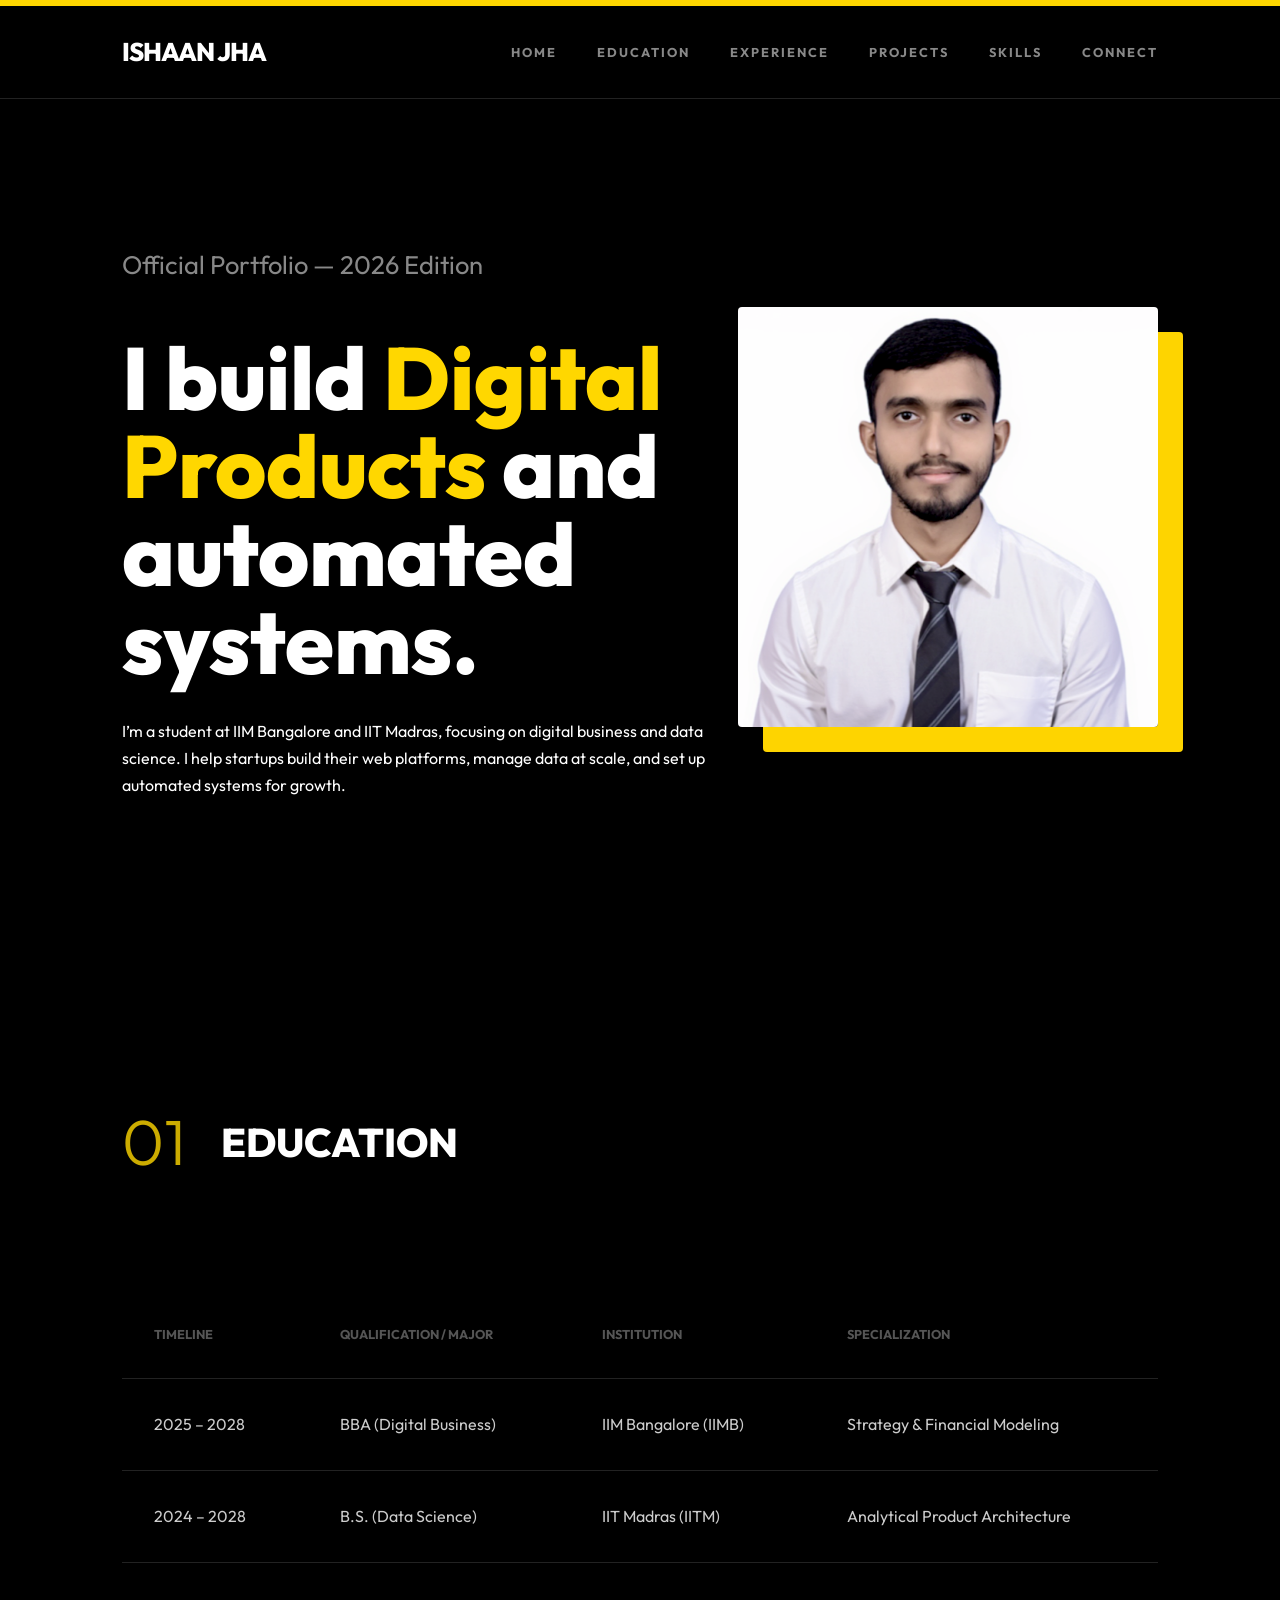
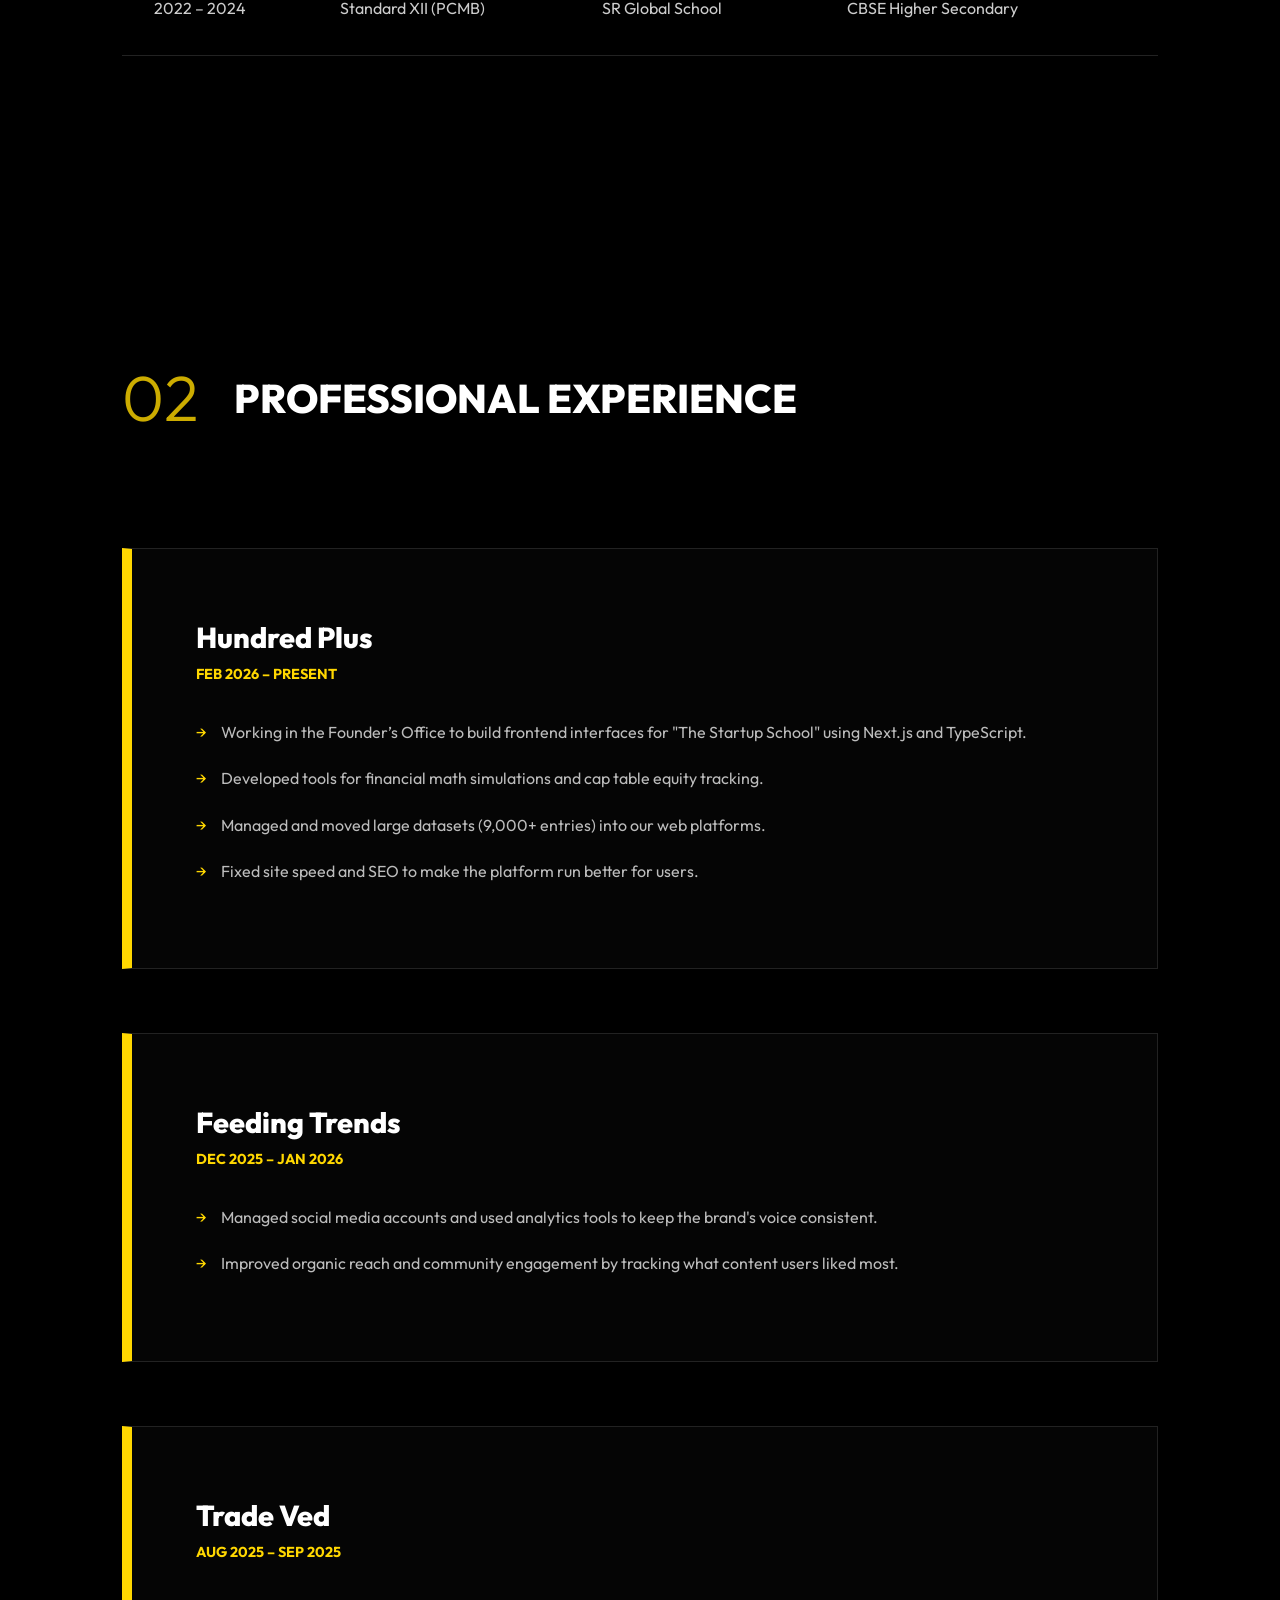
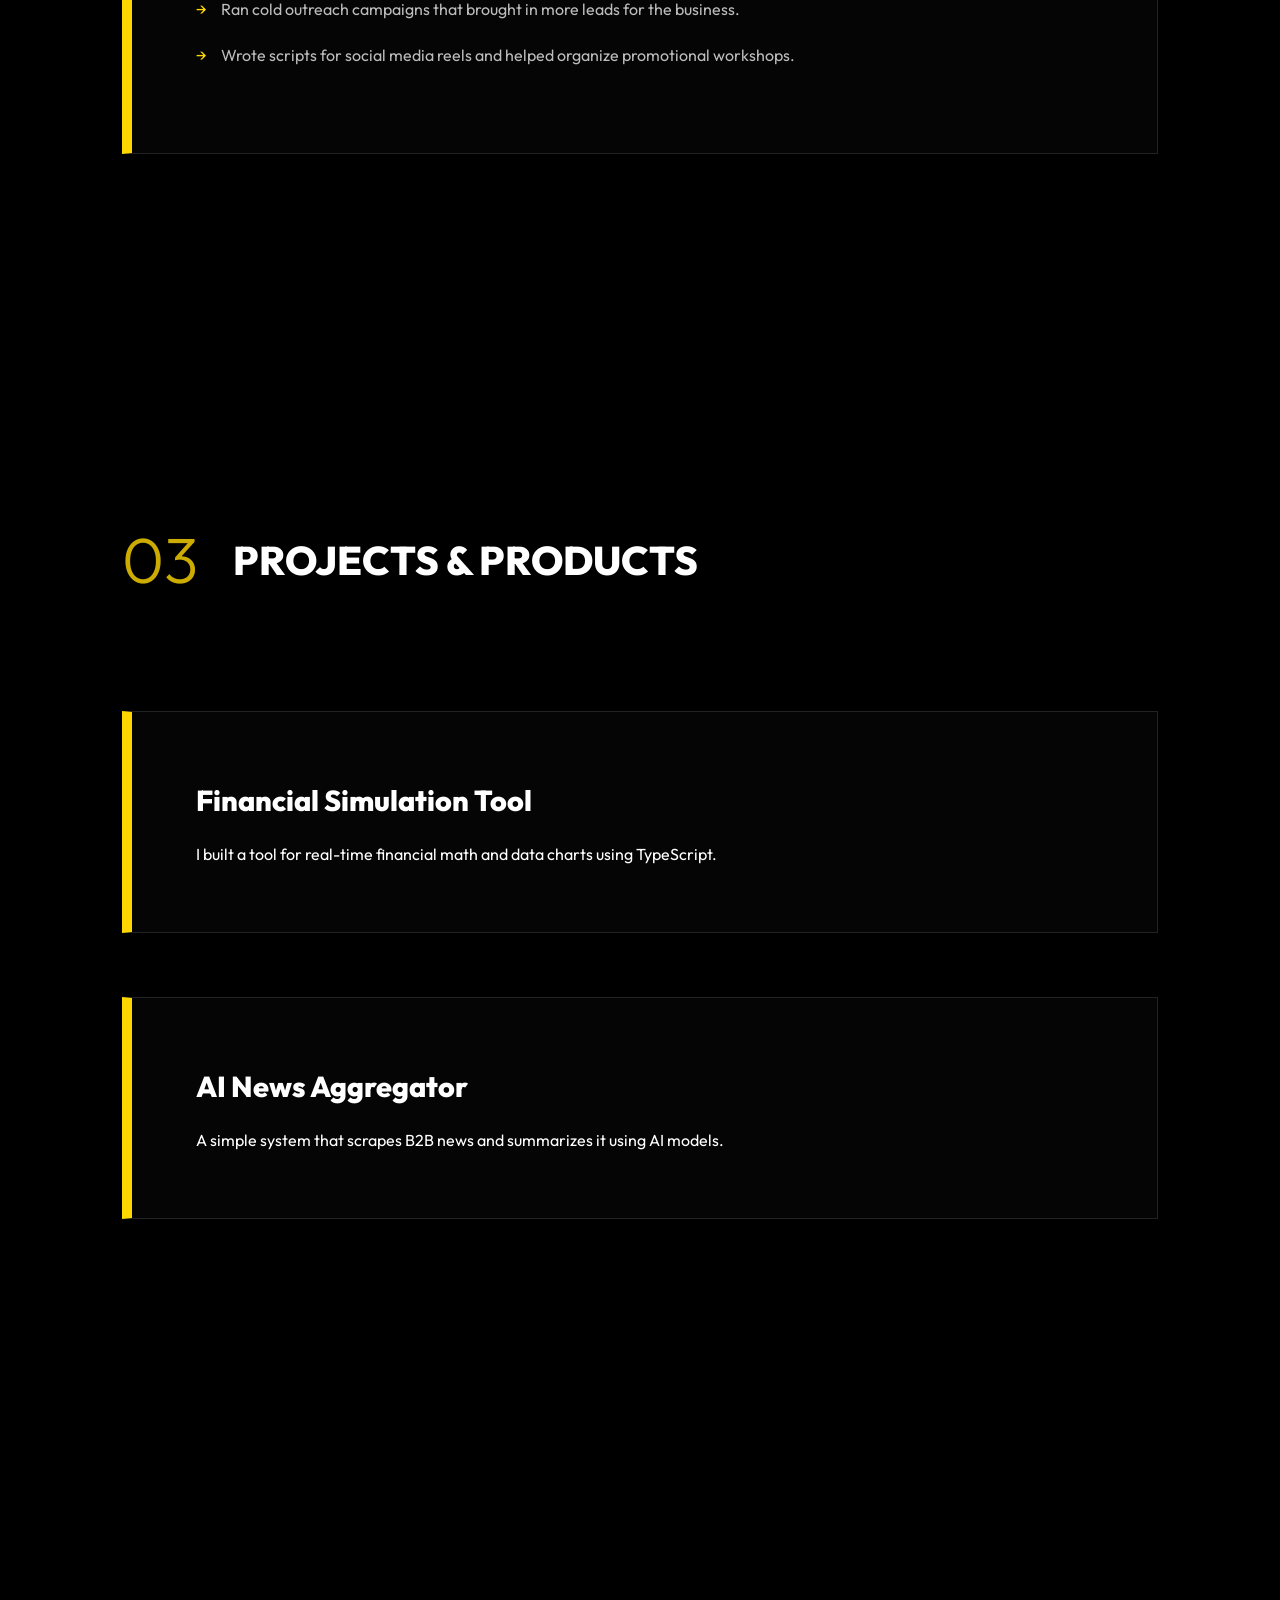
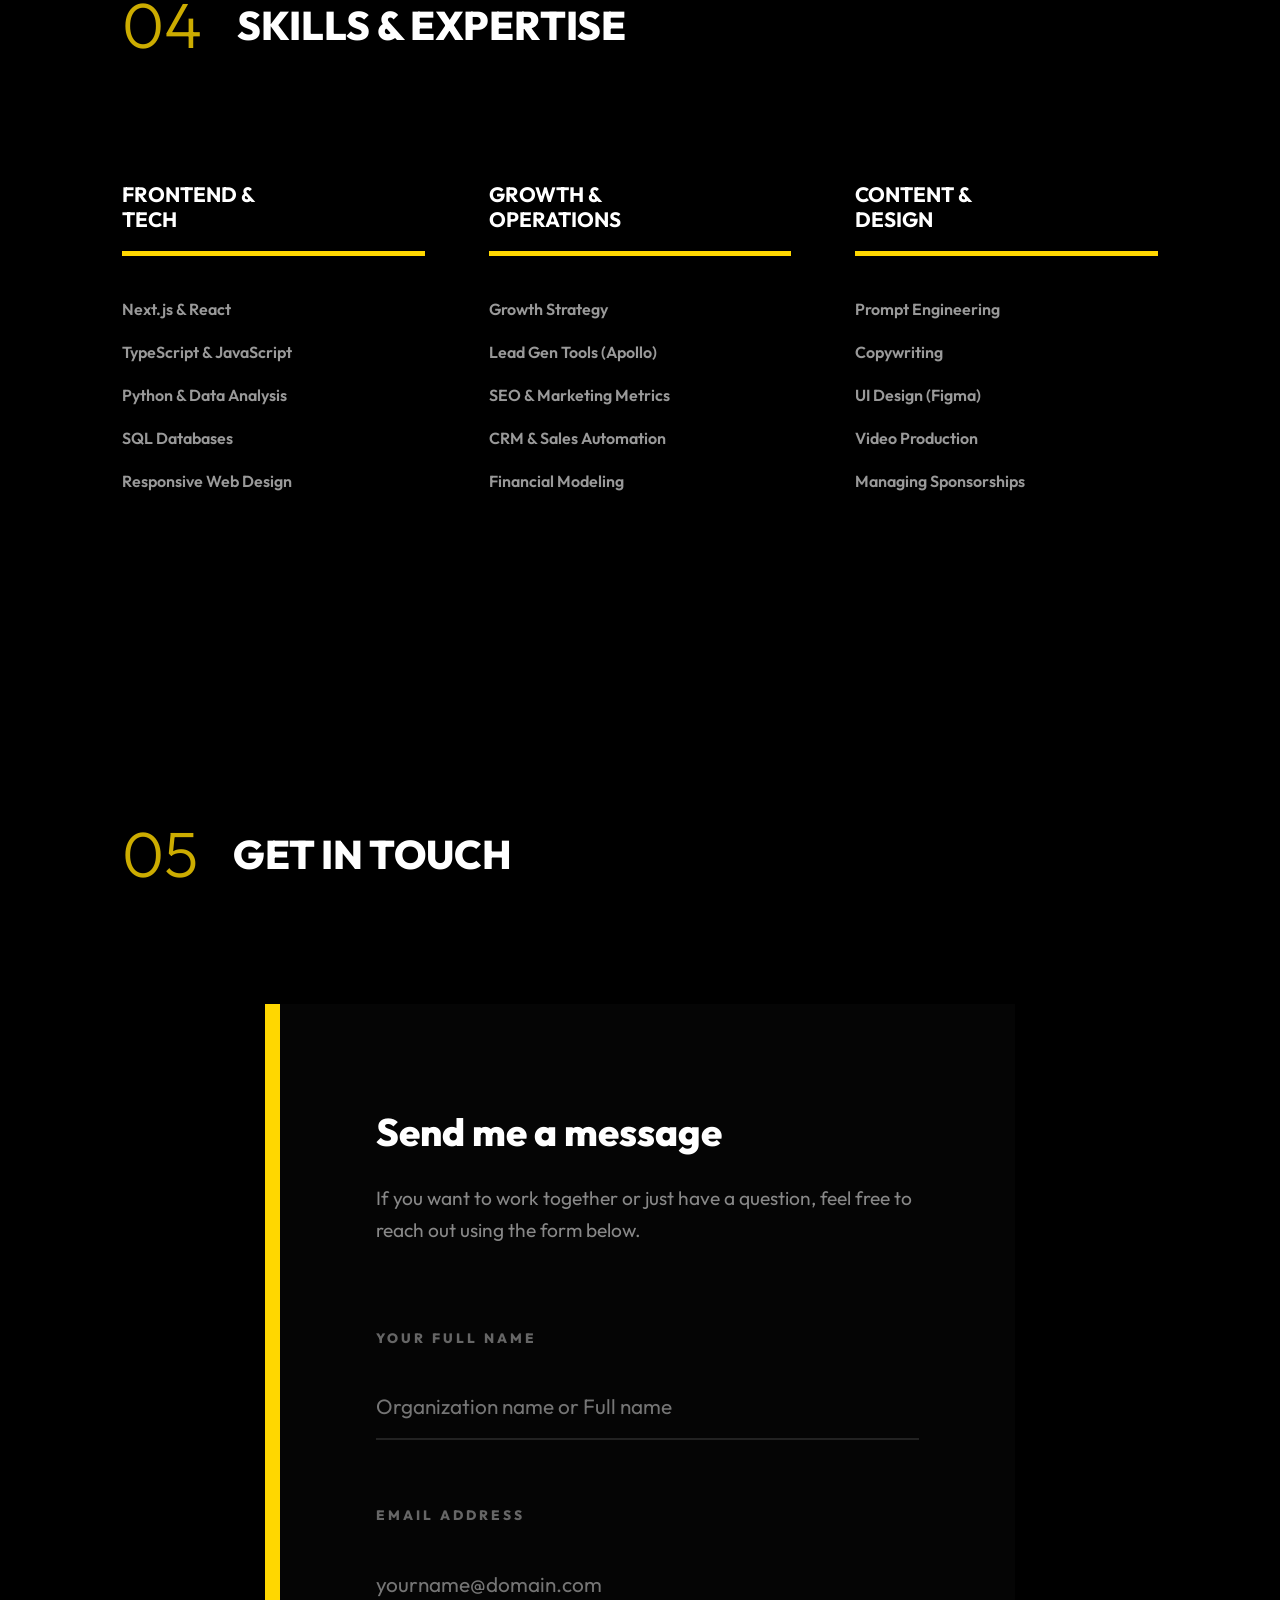
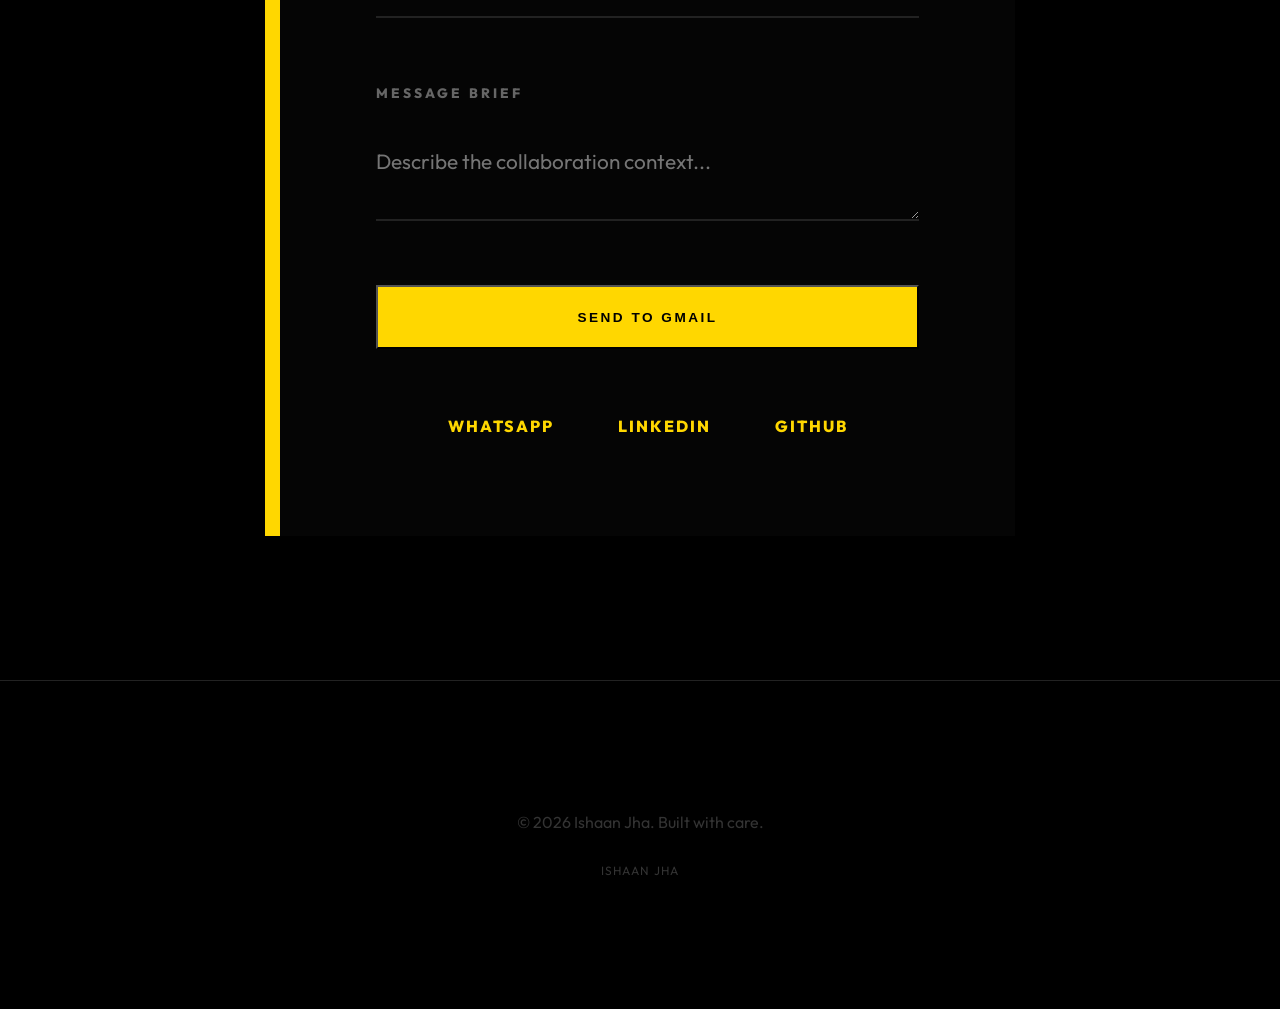
<file: index.html>
<!DOCTYPE html>
<html lang="en">
<head>
    <!-- 
        Ishaan Jha - Personal Website
        Built in March 2026 
    -->
    <meta charset="UTF-8">
    <meta name="viewport" content="width=device-width, initial-scale=1.0">
    <meta name="description" content="Official Portfolio of Ishaan Jha - Specializing in Digital Strategy & Product Architecture. IIM Bangalore and IIT Madras background.">
    <meta name="keywords" content="Ishaan Jha, Digital Business, Data Science, IIM Bangalore, IIT Madras, Founder's Office, Frontend Engineer">
    <title>Ishaan Jha | Digital Strategy & Product Architecture</title>
    <link rel="stylesheet" href="style.css">
    <link rel="preconnect" href="https://fonts.googleapis.com">
    <link rel="preconnect" href="https://fonts.gstatic.com" crossorigin>
    <link href="https://fonts.googleapis.com/css2?family=Outfit:wght@300;400;500;600;700;800&display=swap" rel="stylesheet">
</head>
<body>
    <header>
        <nav>
            <div class="logo">Ishaan Jha</div>
            
            <input type="checkbox" id="nav-toggle" class="nav-toggle">
            <label for="nav-toggle" class="nav-toggle-label">
                <span></span>
            </label>

            <ul class="nav-links">
                <li><a href="#home">HOME</a></li>
                <li><a href="#education">EDUCATION</a></li>
                <li><a href="#experience">EXPERIENCE</a></li>
                <li><a href="#projects">PROJECTS</a></li>
                <li><a href="#skills">SKILLS</a></li>
                <li><a href="#connect">CONNECT</a></li>
            </ul>
        </nav>
    </header>

    <main>
        <!-- Hero Section -->
        <section id="home" class="hero">
            <div class="hero-content">
                <p class="tagline">Official Portfolio — 2026 Edition</p>
                <h1>I build <span class="accent">Digital Products</span> and automated systems.</h1>
                <p class="bio">I’m a student at IIM Bangalore and IIT Madras, focusing on digital business and data science. I help startups build their web platforms, manage data at scale, and set up automated systems for growth.</p>

            </div>
            <div class="hero-image">
                <img src="profile.png" alt="Ishaan Jha - Digital Strategy Portfolio" class="profile-img">
            </div>
        </section>

        <!-- Education -->
        <section id="education">
            <h2 class="section-title">Education</h2>
            <div class="table-container">
                <table class="education-table">
                    <thead>
                        <tr>
                            <th>Timeline</th>
                            <th>Qualification / Major</th>
                            <th>Institution</th>
                            <th>Specialization</th>
                        </tr>
                    </thead>
                    <tbody>
                        <tr>
                            <td>2025 – 2028</td>
                            <td>BBA (Digital Business)</td>
                            <td>IIM Bangalore (IIMB)</td>
                            <td>Strategy & Financial Modeling</td>
                        </tr>
                        <tr>
                            <td>2024 – 2028</td>
                            <td>B.S. (Data Science)</td>
                            <td>IIT Madras (IITM)</td>
                            <td>Analytical Product Architecture</td>
                        </tr>
                        <tr>
                            <td>2022 – 2024</td>
                            <td>Standard XII (PCMB)</td>
                            <td>SR Global School</td>
                            <td>CBSE Higher Secondary</td>
                        </tr>
                    </tbody>
                </table>
            </div>
        </section>

        <!-- Work Experience -->
        <section id="experience">
            <h2 class="section-title">Professional Experience</h2>
            <div class="experience-stack">
                 <article class="timeline-item">
                    <span class="company">Hundred Plus</span>
                    <span class="duration">FEB 2026 – PRESENT</span>
                    <div class="details">
                        <ul>
                            <li>Working in the Founder’s Office to build frontend interfaces for "The Startup School" using Next.js and TypeScript.</li>
                            <li>Developed tools for financial math simulations and cap table equity tracking.</li>
                            <li>Managed and moved large datasets (9,000+ entries) into our web platforms.</li>
                            <li>Fixed site speed and SEO to make the platform run better for users.</li>
                        </ul>
                    </div>
                </article>

                <article class="timeline-item">
                    <span class="company">Feeding Trends</span>
                    <span class="duration">DEC 2025 – JAN 2026</span>
                    <div class="details">
                        <ul>
                            <li>Managed social media accounts and used analytics tools to keep the brand's voice consistent.</li>
                            <li>Improved organic reach and community engagement by tracking what content users liked most.</li>
                        </ul>
                    </div>
                </article>

                <article class="timeline-item">
                    <span class="company">Trade Ved</span>
                    <span class="duration">AUG 2025 – SEP 2025</span>
                    <div class="details">
                        <ul>
                            <li>Ran cold outreach campaigns that brought in more leads for the business.</li>
                            <li>Wrote scripts for social media reels and helped organize promotional workshops.</li>
                        </ul>
                    </div>
                </article>
            </div>
        </section>

        <!-- Projects -->
        <section id="projects">
            <h2 class="section-title">Projects & Products</h2>
            <div class="projects-grid">
                <article class="project-card">
                    <h3>Financial Simulation Tool</h3>
                    <p>I built a tool for real-time financial math and data charts using TypeScript.</p>
                </article>

                <article class="project-card">
                    <h3>AI News Aggregator</h3>
                    <p>A simple system that scrapes B2B news and summarizes it using AI models.</p>
                </article>
            </div>
        </section>

        <!-- Skills -->
        <section id="skills">
            <h2 class="section-title">Skills & Expertise</h2>
            <div class="skills-container">
                <div class="skill-category">
                    <h3>Frontend & <br>Tech</h3>
                    <ul>
                        <li>Next.js & React</li>
                        <li>TypeScript & JavaScript</li>
                        <li>Python & Data Analysis</li>
                        <li>SQL Databases</li>
                        <li>Responsive Web Design</li>
                    </ul>
                </div>

                <div class="skill-category">
                    <h3>Growth & <br>Operations</h3>
                    <ul>
                        <li>Growth Strategy</li>
                        <li>Lead Gen Tools (Apollo)</li>
                        <li>SEO & Marketing Metrics</li>
                        <li>CRM & Sales Automation</li>
                        <li>Financial Modeling</li>
                    </ul>
                </div>

                <div class="skill-category">
                    <h3>Content & <br>Design</h3>
                    <ul>
                        <li>Prompt Engineering</li>
                        <li>Copywriting</li>
                        <li>UI Design (Figma)</li>
                        <li>Video Production</li>
                        <li>Managing Sponsorships</li>
                    </ul>
                </div>
            </div>
        </section>

        <!-- Contact -->
        <section id="connect">
            <h2 class="section-title">Get In Touch</h2>
            <div class="contact-box">
                <h3>Send me a message</h3>
                <p>If you want to work together or just have a question, feel free to reach out using the form below.</p>
                
                <form id="contactForm" onsubmit="event.preventDefault(); handleCompose();">
                    <div class="form-group">
                        <label for="userName">YOUR FULL NAME</label>
                        <input type="text" id="userName" name="userName" placeholder="Organization name or Full name" required>
                    </div>

                    <div class="form-group">
                        <label for="userEmail">EMAIL ADDRESS</label>
                        <input type="email" id="userEmail" name="userEmail" placeholder="yourname@domain.com" required>
                    </div>

                    <div class="form-group">
                        <label for="userMessage">MESSAGE BRIEF</label>
                        <textarea id="userMessage" name="userMessage" rows="2" placeholder="Describe the collaboration context..." required></textarea>
                    </div>

                    <div class="form-action">
                        <button type="submit" class="btn primary" style="width: 100%; background-color: #ffd700; color: #000; font-weight: 900;">SEND TO GMAIL</button>
                    </div>
                </form>

                <div class="social-links">
                    <a href="https://wa.me/918299147213" target="_blank">WHATSAPP</a>
                    <a href="https://www.linkedin.com/in/ishaanjha-/" target="_blank">LINKEDIN</a>
                    <a href="https://github.com/ishaanjha021" target="_blank">GITHUB</a>
                </div>
            </div>
        </section>
    </main>

    <footer>
        <p>&copy; 2026 Ishaan Jha. Built with care.</p>
        <p style="font-size: 0.75rem; color: #333; margin-top: 1.5rem; letter-spacing: 1px;">ISHAAN JHA</p>
    </footer>

    <script>
        /**
         * Email Handler
         * This opens Gmail with the form details pre-filled.
         */
        function handleCompose() {
            const name = document.getElementById('userName').value;
            const email = document.getElementById('userEmail').value;
            const message = document.getElementById('userMessage').value;
            
            const subject = encodeURIComponent(`Executive Portfolio Inquiry: ${name}`);
            const body = encodeURIComponent(`From: ${name}\nContact: ${email}\n\nMessage Details:\n${message}`);
            
            const target = `https://mail.google.com/mail/?view=cm&fs=1&to=ishaanjha.in@gmail.com&su=${subject}&body=${body}`;
            window.open(target, '_blank');
        }
    </script>
</body>
</html>
</file>
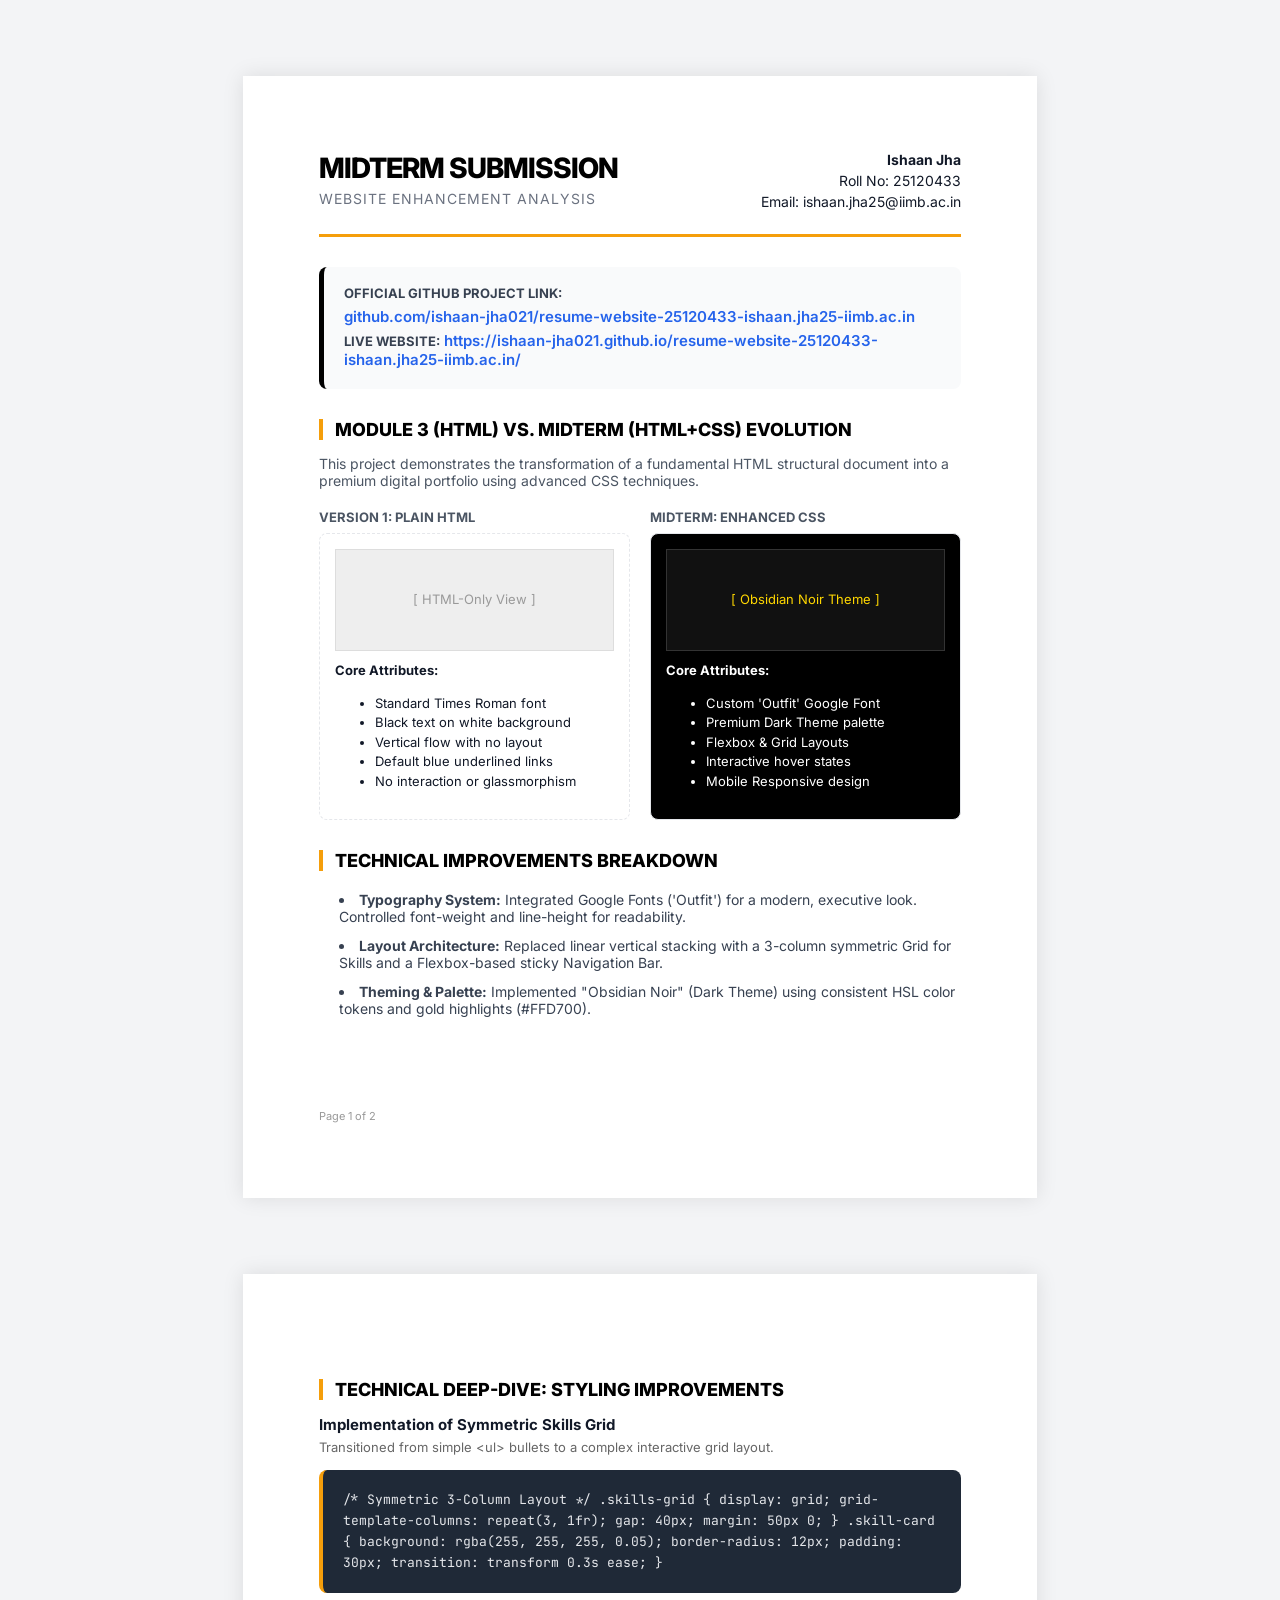
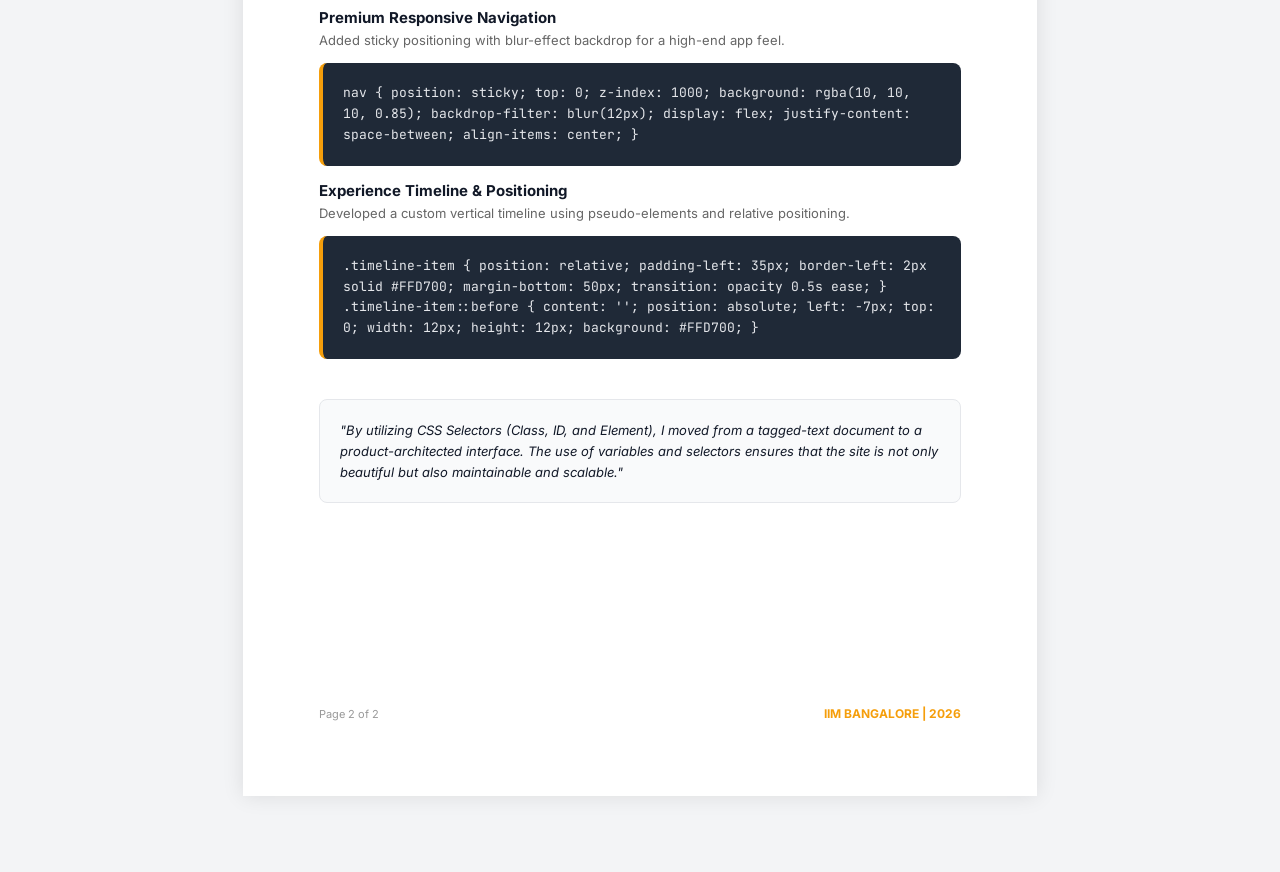
<file: Final_Midterm_Submission_Ishaan_Jha.html>
<!DOCTYPE html>
<html lang="en">
<head>
    <meta charset="UTF-8">
    <meta name="viewport" content="width=device-width, initial-scale=1.0">
    <title>Midterm Submission - Ishaan Jha</title>
    <link href="https://fonts.googleapis.com/css2?family=Inter:wght@400;500;600;700;800&family=JetBrains+Mono&display=swap" rel="stylesheet">
    <style>
        @page {
            size: A4;
            margin: 0;
        }

        body {
            margin: 0;
            font-family: 'Inter', sans-serif;
            background-color: #F3F4F6;
            color: #111827;
        }

        .page {
            width: 210mm;
            min-height: 297mm;
            padding: 20mm;
            margin: 20mm auto;
            background: white;
            box-shadow: 0 0 20px rgba(0,0,0,0.1);
            box-sizing: border-box;
            position: relative;
            page-break-after: always;
        }

        .header {
            display: flex;
            justify-content: space-between;
            align-items: flex-start;
            border-bottom: 3px solid #F59E0B;
            padding-bottom: 20px;
            margin-bottom: 30px;
        }

        .header-title h1 {
            font-size: 28px;
            font-weight: 800;
            margin: 0;
            color: #000;
            letter-spacing: -1px;
        }

        .header-title p {
            margin: 5px 0 0;
            font-size: 14px;
            color: #6B7280;
            text-transform: uppercase;
            letter-spacing: 1px;
        }

        .student-meta {
            text-align: right;
            font-size: 14px;
        }

        .student-meta div {
            margin-bottom: 4px;
        }

        .links-bar {
            background-color: #F9FAFB;
            padding: 15px 20px;
            border-radius: 8px;
            border-left: 5px solid #000;
            margin-bottom: 30px;
        }

        .links-bar strong { font-size: 13px; color: #374151; }
        .links-bar p { margin: 5px 0; font-size: 15px; }
        .links-bar a { color: #2563EB; font-weight: 600; text-decoration: none; }

        h2 {
            font-size: 18px;
            font-weight: 800;
            color: #000;
            margin-top: 30px;
            margin-bottom: 15px;
            text-transform: uppercase;
            border-left: 4px solid #F59E0B;
            padding-left: 12px;
        }

        .comparison-container {
            display: grid;
            grid-template-columns: 1fr 1fr;
            gap: 20px;
            margin-top: 20px;
        }

        .comp-header {
            font-size: 13px;
            font-weight: 700;
            text-transform: uppercase;
            margin-bottom: 8px;
            color: #4B5563;
        }

        .comp-card {
            border: 1px solid #E5E7EB;
            border-radius: 8px;
            padding: 15px;
            font-size: 13px;
            line-height: 1.5;
        }

        .comp-card.v1 { background-color: #FFF; border-style: dashed; }
        .comp-card.midterm { background-color: #000; color: #FFF; }

        .image-preview {
            width: 100%;
            height: 180px;
            border-radius: 4px;
            background-size: cover;
            background-position: center;
            margin-bottom: 10px;
            border: 1px solid #ddd;
        }

        .feature-list {
            margin-top: 20px;
            padding-left: 20px;
        }

        .feature-list li {
            margin-bottom: 12px;
            font-size: 14px;
            color: #374151;
        }

        .code-block {
            background-color: #1F2937;
            color: #E5E7EB;
            padding: 20px;
            border-radius: 8px;
            font-family: 'JetBrains Mono', monospace;
            font-size: 13px;
            line-height: 1.6;
            margin: 15px 0;
            border-left: 4px solid #F59E0B;
        }

        .tag-pill {
            display: inline-block;
            background: #E5E7EB;
            padding: 2px 8px;
            border-radius: 4px;
            font-size: 11px;
            font-weight: 600;
            margin-right: 5px;
        }

        .tag-pill.gold { background: #FDE68A; color: #92400E; }

        @media print {
            body { background: white; }
            .page { margin: 0; box-shadow: none; border: none; }
        }
    </style>
</head>
<body>

    <!-- PAGE 1: COMPARISON & OVERVIEW -->
    <div class="page">
        <header class="header">
            <div class="header-title">
                <h1>MIDTERM SUBMISSION</h1>
                <p>Website Enhancement Analysis</p>
            </div>
            <div class="student-meta">
                <div><strong>Ishaan Jha</strong></div>
                <div>Roll No: 25120433</div>
                <div>Email: ishaan.jha25@iimb.ac.in</div>
            </div>
        </header>

        <div class="links-bar">
            <strong>OFFICIAL GITHUB PROJECT LINK:</strong>
            <p><a href="https://github.com/ishaan-jha021/resume-website-25120433-ishaan.jha25-iimb.ac.in">github.com/ishaan-jha021/resume-website-25120433-ishaan.jha25-iimb.ac.in</a></p>
            <p><strong>LIVE WEBSITE:</strong> <a href="https://ishaan-jha021.github.io/resume-website-25120433-ishaan.jha25-iimb.ac.in/">https://ishaan-jha021.github.io/resume-website-25120433-ishaan.jha25-iimb.ac.in/</a></p>
        </div>

        <h2>Module 3 (HTML) vs. Midterm (HTML+CSS) Evolution</h2>
        <p style="font-size: 14px; color: #4B5563;">This project demonstrates the transformation of a fundamental HTML structural document into a premium digital portfolio using advanced CSS techniques.</p>

        <div class="comparison-container">
            <div>
                <div class="comp-header">Version 1: Plain HTML</div>
                <div class="comp-card v1">
                    <div style="background-color: #eee; height: 100px; display: flex; align-items: center; justify-content: center; margin-bottom: 10px; border: 1px solid #ddd; color: #999;">[ HTML-Only View ]</div>
                    <strong>Core Attributes:</strong>
                    <ul>
                        <li>Standard Times Roman font</li>
                        <li>Black text on white background</li>
                        <li>Vertical flow with no layout</li>
                        <li>Default blue underlined links</li>
                        <li>No interaction or glassmorphism</li>
                    </ul>
                </div>
            </div>
            <div>
                <div class="comp-header">Midterm: Enhanced CSS</div>
                <div class="comp-card midterm">
                    <div style="background-color: #111; height: 100px; display: flex; align-items: center; justify-content: center; margin-bottom: 10px; border: 1px solid #333; color: #FFD700;">[ Obsidian Noir Theme ]</div>
                    <strong>Core Attributes:</strong>
                    <ul>
                        <li>Custom 'Outfit' Google Font</li>
                        <li>Premium Dark Theme palette</li>
                        <li>Flexbox & Grid Layouts</li>
                        <li>Interactive hover states</li>
                        <li>Mobile Responsive design</li>
                    </ul>
                </div>
            </div>
        </div>

        <h2>Technical Improvements Breakdown</h2>
        <div class="feature-list">
            <li><strong>Typography System:</strong> Integrated Google Fonts ('Outfit') for a modern, executive look. Controlled font-weight and line-height for readability.</li>
            <li><strong>Layout Architecture:</strong> Replaced linear vertical stacking with a 3-column symmetric Grid for Skills and a Flexbox-based sticky Navigation Bar.</li>
            <li><strong>Theming & Palette:</strong> Implemented "Obsidian Noir" (Dark Theme) using consistent HSL color tokens and gold highlights (#FFD700).</li>
        </div>

        <div style="position: absolute; bottom: 20mm; left: 20mm; font-size: 11px; color: #999;">Page 1 of 2</div>
    </div>

    <!-- PAGE 2: CODE HIGHLIGHTS -->
    <div class="page">
        <h2>Technical Deep-Dive: Styling Improvements</h2>

        <div class="feature-item">
            <h3 style="font-size: 15px; margin-bottom: 5px;">Implementation of Symmetric Skills Grid</h3>
            <p style="font-size: 13px; color: #666; margin-top: 0;">Transitioned from simple &lt;ul&gt; bullets to a complex interactive grid layout.</p>
            <div class="code-block">
/* Symmetric 3-Column Layout */
.skills-grid {
    display: grid;
    grid-template-columns: repeat(3, 1fr);
    gap: 40px;
    margin: 50px 0;
}

.skill-card {
    background: rgba(255, 255, 255, 0.05);
    border-radius: 12px;
    padding: 30px;
    transition: transform 0.3s ease;
}
            </div>
        </div>

        <div class="feature-item">
            <h3 style="font-size: 15px; margin-bottom: 5px;">Premium Responsive Navigation</h3>
            <p style="font-size: 13px; color: #666; margin-top: 0;">Added sticky positioning with blur-effect backdrop for a high-end app feel.</p>
            <div class="code-block">
nav {
    position: sticky;
    top: 0;
    z-index: 1000;
    background: rgba(10, 10, 10, 0.85);
    backdrop-filter: blur(12px);
    display: flex;
    justify-content: space-between;
    align-items: center;
}
            </div>
        </div>

        <div class="feature-item">
            <h3 style="font-size: 15px; margin-bottom: 5px;">Experience Timeline & Positioning</h3>
            <p style="font-size: 13px; color: #666; margin-top: 0;">Developed a custom vertical timeline using pseudo-elements and relative positioning.</p>
            <div class="code-block">
.timeline-item {
    position: relative;
    padding-left: 35px;
    border-left: 2px solid #FFD700;
    margin-bottom: 50px;
    transition: opacity 0.5s ease;
}

.timeline-item::before {
    content: '';
    position: absolute;
    left: -7px;
    top: 0;
    width: 12px;
    height: 12px;
    background: #FFD700;
}
            </div>
        </div>

        <div style="background: #F9FAFB; padding: 20px; border-radius: 8px; margin-top: 40px; border: 1px solid #E5E7EB;">
            <p style="font-size: 13px; line-height: 1.6; margin: 0; font-style: italic;">"By utilizing CSS Selectors (Class, ID, and Element), I moved from a tagged-text document to a product-architected interface. The use of variables and selectors ensures that the site is not only beautiful but also maintainable and scalable."</p>
        </div>

        <div style="position: absolute; bottom: 20mm; left: 20mm; font-size: 11px; color: #999;">Page 2 of 2</div>
        <div style="position: absolute; bottom: 20mm; right: 20mm; font-size: 12px; font-weight: 700; color: #F59E0B;">IIM BANGALORE | 2026</div>
    </div>

</body>
</html>
</file>
<file: style.css>
/* 
   Ishaan Jha - Style Sheet
   Personal Portfolio - 2026
*/

:root {
    --bg-main: #000000;
    --bg-sub: #0a0a0a;
    --gold: #ffd700;
    --white: #ffffff;
    --grey-text: #888888;
    --grey-border: #222222;
    --card-bg: #050505;
    --tr-smooth: all 0.6s cubic-bezier(0.16, 1, 0.3, 1);
    --tr-fast: all 0.2s ease-out;
}

/* Global Reset & Body Foundations */
* {
    margin: 0;
    padding: 0;
    box-sizing: border-box;
    -webkit-font-smoothing: antialiased;
}

body {
    font-family: 'Outfit', sans-serif;
    background: var(--bg-main);
    color: var(--white);
    line-height: 1.7;
    counter-reset: sec;
}

/* Navigation Bar */
header {
    position: sticky;
    top: 0;
    background: rgba(0, 0, 0, 0.95);
    backdrop-filter: blur(20px);
    border-top: 6px solid var(--gold);
    border-bottom: 1px solid var(--grey-border);
    z-index: 9999;
}

nav {
    max-width: 1100px;
    margin: 0 auto;
    padding: 1.5rem 2rem;
    display: flex;
    justify-content: space-between;
    align-items: center;
}

.logo { 
    font-size: 1.6rem; 
    font-weight: 800; 
    text-transform: uppercase; 
    letter-spacing: -1px; 
    color: var(--white);
}

.nav-toggle { display: none; }

.nav-toggle-label {
    display: none;
    cursor: pointer;
    padding: 1rem;
}

.nav-toggle-label span,
.nav-toggle-label span::before,
.nav-toggle-label span::after {
    display: block;
    background: var(--gold);
    height: 3px;
    width: 2.5rem;
    border-radius: 3px;
    position: relative;
    transition: transform .3s ease-in-out;
}

.nav-toggle-label span::before,
.nav-toggle-label span::after {
    content: '';
    position: absolute;
}

.nav-toggle-label span::before { bottom: 10px; }
.nav-toggle-label span::after { top: 10px; }

.nav-links { display: flex; list-style: none; gap: 2.5rem; }
.nav-links a { 
    text-decoration: none; 
    color: var(--grey-text); 
    font-size: 0.8rem; 
    font-weight: 700; 
    letter-spacing: 2px;
    transition: var(--tr-fast);
}
.nav-links a:hover { color: var(--gold); }

/* Navigation Logic for Mobile */
@media screen and (max-width: 900px) {
    .nav-toggle-label { 
        display: block; 
        position: relative;
        z-index: 1001;
    }

    .nav-links {
        display: flex;
        flex-direction: column;
        justify-content: center;
        align-items: center;
        position: fixed;
        top: 0;
        right: 0;
        bottom: 0;
        left: 0;
        width: 100%;
        height: 100vh;
        background: rgba(10, 10, 10, 0.98);
        padding: 0;
        margin: 0;
        transform: translateY(-100%);
        transition: transform .5s cubic-bezier(0.77,0.2,0.05,1);
        z-index: 1000;
        box-shadow: none;
    }

    .nav-links li { margin: 1.5rem 0; width: 100%; }
    .nav-links a { 
        font-size: 1.8rem; 
        display: block;
        padding: 0.8rem;
    }

    .nav-toggle:checked ~ .nav-links {
        transform: translateY(0);
    }

    .nav-toggle:checked ~ .nav-toggle-label span {
        background: transparent;
    }

    .nav-toggle:checked ~ .nav-toggle-label span::before {
        transform: rotate(-45deg);
        top: 0;
    }

    .nav-toggle:checked ~ .nav-toggle-label span::after {
        transform: rotate(45deg);
        top: 0;
    }
}

/* Section Layout */
section { padding: 9rem 2rem; max-width: 1100px; margin: 0 auto; }

.section-title {
    font-size: 2.5rem;
    font-weight: 800;
    margin-bottom: 6rem;
    display: flex;
    align-items: center;
    text-transform: uppercase;
    color: var(--white);
}

.section-title::before {
    content: "0" counter(sec);
    counter-increment: sec;
    font-size: 4rem;
    color: var(--gold);
    margin-right: 35px;
    font-weight: 300;
    opacity: 0.8;
}

/* Hero Section */
.hero { display: flex; align-items: center; justify-content: space-between; min-height: 85vh; }
.hero-content h1 { font-size: 5.5rem; line-height: 1; font-weight: 800; margin-bottom: 2rem; color: var(--white); }
.hero .accent { position: relative; z-index: 1; color: var(--gold); }

.tagline { font-size: 1.6rem; color: var(--grey-text); margin-bottom: 3rem; }
.hero-image { position: relative; }
.profile-img { 
    width: 420px; 
    height: 420px; 
    object-fit: cover; 
    border-radius: 4px;
    box-shadow: 25px 25px 0 var(--gold);
    filter: brightness(0.95) contrast(1.1);
}

.btn {
    padding: 1.4rem 2.8rem;
    text-decoration: none;
    font-weight: 800;
    text-transform: uppercase;
    letter-spacing: 2.5px;
    font-size: 0.85rem;
    transition: var(--tr-smooth);
    display: inline-block;
}
.btn.primary { background: var(--gold); color: var(--noir); margin-right: 1.5rem; font-weight: 900; }
.btn.secondary { border: 3px solid var(--white); color: var(--white); }
.btn:hover { transform: translateY(-5px); box-shadow: 0 20px 50px rgba(255, 215, 0, 0.15); }

/* Content Cards */
.timeline-item, .project-card {
    background: var(--card-bg);
    padding: 4rem;
    border: 1px solid var(--grey-border);
    border-left: 10px solid var(--gold);
    margin-bottom: 4rem;
    transition: var(--tr-smooth);
}
.timeline-item:hover, .project-card:hover { 
    transform: translateY(-12px); 
    box-shadow: 0 40px 100px rgba(0,0,0,0.4); 
    border-color: #333;
}

.company, .project-card h3 { font-size: 1.8rem; font-weight: 800; color: var(--white); margin-bottom: 1rem; }
.duration { display: block; color: var(--gold); font-weight: 700; font-size: 0.9rem; margin-bottom: 2rem; }
.details ul { list-style: none; }
.details li { color: #bcbcbc; margin-bottom: 1.2rem; position: relative; padding-left: 25px; }
.details li::before { content: "→"; position: absolute; left: 0; color: var(--gold); }

/* Skills Grid */
.skills-container { display: grid; grid-template-columns: repeat(3, 1fr); gap: 4rem; }

.skill-category h3 {
    height: 5rem;
    display: flex;
    align-items: flex-end;
    font-size: 1.3rem;
    text-transform: uppercase;
    line-height: 1.2;
    margin-bottom: 2.5rem;
    border-bottom: 5px solid var(--gold);
    padding-bottom: 1.2rem;
    width: 100%;
    color: var(--white);
}

.skill-category li { list-style: none; margin-bottom: 1rem; font-weight: 600; color: #999; }

/* Education Table */
.education-table { width: 100%; border-collapse: collapse; margin-top: 2rem; }
.education-table th { text-align: left; color: #555; text-transform: uppercase; font-size: 0.8rem; padding: 2rem; border-bottom: 1px solid var(--grey-border); }
.education-table td { padding: 2rem; border-bottom: 1px solid var(--grey-border); color: #ccc; }

/* Contact Form */
.contact-box {
    max-width: 750px;
    margin: 0 auto;
    padding: 6rem;
    background: var(--card-bg);
    box-shadow: 0 30px 80px rgba(0,0,0,0.5);
    border-left: 15px solid var(--gold);
}

.contact-box h3 { font-size: 2.4rem; font-weight: 800; margin-bottom: 1rem; color: var(--white); }
.contact-box p { margin-bottom: 5rem; color: var(--grey-text); font-size: 1.2rem; }

.form-group { margin-bottom: 4rem; display: block !important; width: 100%; }

.form-group label {
    display: block !important;
    font-size: 0.85rem;
    font-weight: 800;
    color: #666;
    text-transform: uppercase;
    letter-spacing: 3px;
    margin-bottom: 1.5rem;
}

.form-group input, .form-group textarea {
    display: block !important;
    width: 100% !important;
    border: none;
    border-bottom: 2px solid var(--grey-border);
    padding: 1.2rem 0;
    font-family: inherit;
    font-size: 1.3rem;
    background: transparent;
    color: var(--white);
    transition: var(--tr-fast);
}

.form-group input:focus, .form-group textarea:focus {
    border-bottom: 3px solid var(--gold);
    outline: none;
}

/* Footer */
footer { background: #000; color: #333; padding: 8rem 2rem; text-align: center; border-top: 1px solid var(--grey-border); }
.social-links { margin-top: 4rem; display: flex; justify-content: center; gap: 4rem; }
.social-links a { color: var(--gold); text-decoration: none; font-weight: 800; font-size: 1rem; letter-spacing: 2px; }
.social-links a:hover { filter: brightness(1.3); }

/* Mobile Optimization */
@media (max-width: 900px) {
    section { padding: 12rem 4rem; }
    .hero { flex-direction: column-reverse; text-align: center; height: auto; padding: 20rem 4rem 12rem; }
    .hero-content h1 { font-size: 4.8rem; margin: 3rem 0; width: 100%; }
    .hero-content h2 { font-size: 1.8rem; margin: 0 auto; color: var(--grey-text); }
    .profile-img { margin: 0 auto 6rem; width: 32rem; height: 32rem; border-width: 4px; }
    
    .skills-container { grid-template-columns: 1fr; gap: 8rem; }
    .skill-category h3 { height: auto; padding-top: 2rem; }
}

@media (max-width: 600px) {
    section { padding: 10rem 3rem; }
    .hero-content h1 { font-size: 4.2rem; line-height: 1.1; }
    .hero-content h2 { font-size: 1.6rem; }
    
    nav { padding: 3rem 4rem; flex-direction: column; gap: 3rem; text-align: center; }
    .nav-links { flex-wrap: wrap; justify-content: center; gap: 2rem; }
    .nav-links li a { font-size: 1.1rem; }

    .education-table th, .education-table td { padding: 2.5rem 1.5rem; font-size: 1.1rem; }
    .education-table td strong { display: block; margin-bottom: 0.5rem; }

    .contact-box { padding: 5rem 3rem; border-left-width: 8px; }
    .contact-box h3 { font-size: 2rem; }
    .form-group label { letter-spacing: 2px; }

    .social-links { gap: 3rem; flex-wrap: wrap; }
}

@media (max-width: 450px) {
    .hero-content h1 { font-size: 3.6rem; }
    .profile-img { width: 28rem; height: 28rem; }
    section h2 { font-size: 2.8rem; margin-bottom: 6rem; }
    .timeline-item h3 { font-size: 1.8rem; }
    .timeline-item .date { font-size: 1.1rem; }
}
</file>
